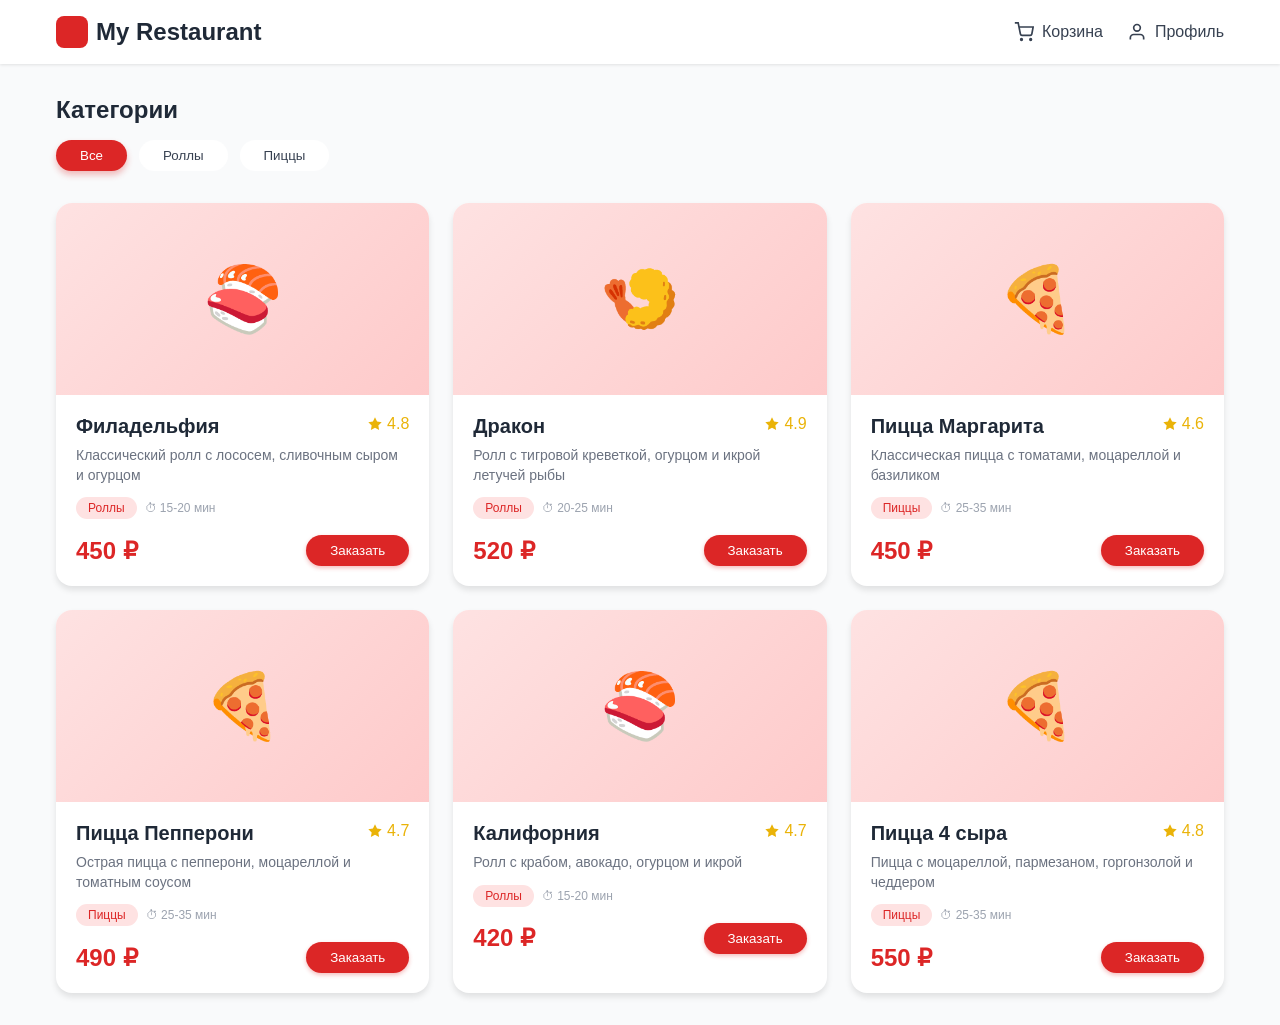
<file: mockup.html>
<!DOCTYPE html>
<html lang="ru">
<head>
    <meta charset="UTF-8">
    <meta name="viewport" content="width=device-width, initial-scale=1.0">
    <title>My Restaurant - Макет</title>
    <style>
        * {
            margin: 0;
            padding: 0;
            box-sizing: border-box;
        }

        body {
            font-family: -apple-system, BlinkMacSystemFont, 'Segoe UI', Roboto, Oxygen, Ubuntu, Cantarell, sans-serif;
            background: #f9fafb;
            color: #1f2937;
        }

        /* Header */
        .header {
            background: white;
            box-shadow: 0 1px 3px rgba(0,0,0,0.1);
            position: sticky;
            top: 0;
            z-index: 50;
        }

        .header-content {
            max-width: 1200px;
            margin: 0 auto;
            padding: 1rem;
            display: flex;
            justify-content: space-between;
            align-items: center;
        }

        .logo {
            display: flex;
            align-items: center;
            gap: 0.5rem;
        }

        .logo-icon {
            width: 32px;
            height: 32px;
            background: #dc2626;
            border-radius: 8px;
        }

        .logo-text {
            font-size: 1.5rem;
            font-weight: bold;
            color: #1f2937;
        }

        .nav {
            display: flex;
            gap: 1.5rem;
        }

        .nav-item {
            display: flex;
            align-items: center;
            gap: 0.5rem;
            color: #374151;
            text-decoration: none;
            cursor: pointer;
            transition: color 0.2s;
        }

        .nav-item:hover {
            color: #dc2626;
        }

        /* Main Content */
        .main {
            max-width: 1200px;
            margin: 0 auto;
            padding: 2rem 1rem;
        }

        /* Categories */
        .categories {
            margin-bottom: 2rem;
        }

        .categories-title {
            font-size: 1.5rem;
            font-weight: bold;
            margin-bottom: 1rem;
            color: #1f2937;
        }

        .category-buttons {
            display: flex;
            flex-wrap: wrap;
            gap: 0.75rem;
        }

        .category-btn {
            padding: 0.5rem 1.5rem;
            border-radius: 9999px;
            font-weight: 500;
            border: none;
            cursor: pointer;
            transition: all 0.2s;
        }

        .category-btn.active {
            background: #dc2626;
            color: white;
            box-shadow: 0 4px 6px rgba(220, 38, 38, 0.3);
        }

        .category-btn:not(.active) {
            background: white;
            color: #374151;
        }

        .category-btn:not(.active):hover {
            background: #f3f4f6;
        }

        /* Dish Grid */
        .dish-grid {
            display: grid;
            grid-template-columns: repeat(auto-fill, minmax(320px, 1fr));
            gap: 1.5rem;
        }

        .dish-card {
            background: white;
            border-radius: 1rem;
            overflow: hidden;
            box-shadow: 0 4px 6px rgba(0,0,0,0.1);
            transition: box-shadow 0.3s;
        }

        .dish-card:hover {
            box-shadow: 0 10px 15px rgba(0,0,0,0.15);
        }

        .dish-image {
            height: 192px;
            background: linear-gradient(135deg, #fee2e2 0%, #fecaca 100%);
            display: flex;
            align-items: center;
            justify-content: center;
            font-size: 4rem;
        }

        .dish-content {
            padding: 1.25rem;
        }

        .dish-header {
            display: flex;
            justify-content: space-between;
            align-items: flex-start;
            margin-bottom: 0.5rem;
        }

        .dish-title {
            font-size: 1.25rem;
            font-weight: bold;
            color: #1f2937;
        }

        .dish-rating {
            display: flex;
            align-items: center;
            gap: 0.25rem;
            color: #eab308;
        }

        .dish-description {
            color: #6b7280;
            font-size: 0.875rem;
            margin-bottom: 0.75rem;
            line-height: 1.4;
        }

        .dish-meta {
            display: flex;
            gap: 0.5rem;
            margin-bottom: 1rem;
        }

        .dish-category {
            padding: 0.25rem 0.75rem;
            background: #fee2e2;
            color: #dc2626;
            border-radius: 9999px;
            font-size: 0.75rem;
            font-weight: 500;
        }

        .dish-time {
            display: flex;
            align-items: center;
            gap: 0.25rem;
            color: #9ca3af;
            font-size: 0.75rem;
        }

        .dish-footer {
            display: flex;
            justify-content: space-between;
            align-items: center;
        }

        .dish-price {
            font-size: 1.5rem;
            font-weight: bold;
            color: #dc2626;
        }

        .order-btn {
            padding: 0.5rem 1.5rem;
            background: #dc2626;
            color: white;
            border: none;
            border-radius: 9999px;
            font-weight: 500;
            cursor: pointer;
            transition: background 0.2s;
            box-shadow: 0 2px 4px rgba(220, 38, 38, 0.3);
        }

        .order-btn:hover {
            background: #b91c1c;
        }

        /* Modal */
        .modal-overlay {
            display: none;
            position: fixed;
            top: 0;
            left: 0;
            right: 0;
            bottom: 0;
            background: rgba(0,0,0,0.5);
            align-items: center;
            justify-content: center;
            z-index: 100;
            padding: 1rem;
        }

        .modal {
            background: white;
            border-radius: 1rem;
            max-width: 448px;
            width: 100%;
            max-height: 90vh;
            overflow-y: auto;
            box-shadow: 0 20px 25px rgba(0,0,0,0.25);
        }

        .modal-header {
            padding: 1.5rem;
            display: flex;
            justify-content: space-between;
            align-items: center;
            border-bottom: 1px solid #e5e7eb;
        }

        .modal-title {
            font-size: 1.5rem;
            font-weight: bold;
            color: #1f2937;
        }

        .modal-close {
            width: 40px;
            height: 40px;
            border: none;
            background: none;
            cursor: pointer;
            border-radius: 50%;
            display: flex;
            align-items: center;
            justify-content: center;
            transition: background 0.2s;
        }

        .modal-close:hover {
            background: #f3f4f6;
        }

        .modal-body {
            padding: 1.5rem;
        }

        .modal-dish-info {
            background: #f9fafb;
            padding: 1rem;
            border-radius: 0.75rem;
            margin-bottom: 1.5rem;
        }

        .modal-dish-name {
            font-weight: 600;
            color: #1f2937;
            margin-bottom: 0.5rem;
        }

        .modal-dish-desc {
            color: #6b7280;
            font-size: 0.875rem;
            margin-bottom: 0.5rem;
        }

        .modal-dish-price {
            font-size: 1.5rem;
            font-weight: bold;
            color: #dc2626;
        }

        .form-group {
            margin-bottom: 1rem;
        }

        .form-label {
            display: block;
            font-size: 0.875rem;
            font-weight: 500;
            color: #374151;
            margin-bottom: 0.5rem;
        }

        .form-input {
            width: 100%;
            padding: 0.75rem 1rem;
            border: 1px solid #d1d5db;
            border-radius: 0.75rem;
            font-size: 1rem;
            transition: border-color 0.2s;
        }

        .form-input:focus {
            outline: none;
            border-color: #dc2626;
            box-shadow: 0 0 0 3px rgba(220, 38, 38, 0.1);
        }

        .form-hint {
            font-size: 0.75rem;
            color: #6b7280;
            margin-top: 0.25rem;
        }

        .submit-btn {
            width: 100%;
            padding: 0.75rem;
            background: #dc2626;
            color: white;
            border: none;
            border-radius: 0.75rem;
            font-weight: 500;
            cursor: pointer;
            transition: background 0.2s;
            box-shadow: 0 4px 6px rgba(220, 38, 38, 0.3);
        }

        .submit-btn:hover {
            background: #b91c1c;
        }

        /* Responsive */
        @media (max-width: 768px) {
            .nav-item span {
                display: none;
            }
            
            .dish-grid {
                grid-template-columns: 1fr;
            }
        }
    </style>
</head>
<body>
    <!-- Header -->
    <header class="header">
        <div class="header-content">
            <div class="logo">
                <div class="logo-icon"></div>
                <span class="logo-text">My Restaurant</span>
            </div>
            <nav class="nav">
                <a class="nav-item">
                    <svg width="20" height="20" viewBox="0 0 24 24" fill="none" stroke="currentColor" stroke-width="2">
                        <circle cx="9" cy="21" r="1"></circle>
                        <circle cx="20" cy="21" r="1"></circle>
                        <path d="M1 1h4l2.68 13.39a2 2 0 0 0 2 1.61h9.72a2 2 0 0 0 2-1.61L23 6H6"></path>
                    </svg>
                    <span>Корзина</span>
                </a>
                <a class="nav-item">
                    <svg width="20" height="20" viewBox="0 0 24 24" fill="none" stroke="currentColor" stroke-width="2">
                        <path d="M20 21v-2a4 4 0 0 0-4-4H8a4 4 0 0 0-4 4v2"></path>
                        <circle cx="12" cy="7" r="4"></circle>
                    </svg>
                    <span>Профиль</span>
                </a>
            </nav>
        </div>
    </header>

    <!-- Main Content -->
    <main class="main">
        <!-- Categories -->
        <section class="categories">
            <h2 class="categories-title">Категории</h2>
            <div class="category-buttons">
                <button class="category-btn active">Все</button>
                <button class="category-btn">Роллы</button>
                <button class="category-btn">Пиццы</button>
            </div>
        </section>

        <!-- Dish Grid -->
        <section class="dish-grid">
            <!-- Dish 1 -->
            <div class="dish-card">
                <div class="dish-image">🍣</div>
                <div class="dish-content">
                    <div class="dish-header">
                        <h3 class="dish-title">Филадельфия</h3>
                        <div class="dish-rating">
                            <svg width="16" height="16" viewBox="0 0 24 24" fill="currentColor">
                                <polygon points="12 2 15.09 8.26 22 9.27 17 14.14 18.18 21.02 12 17.77 5.82 21.02 7 14.14 2 9.27 8.91 8.26 12 2"></polygon>
                            </svg>
                            <span>4.8</span>
                        </div>
                    </div>
                    <p class="dish-description">Классический ролл с лососем, сливочным сыром и огурцом</p>
                    <div class="dish-meta">
                        <span class="dish-category">Роллы</span>
                        <span class="dish-time">⏱ 15-20 мин</span>
                    </div>
                    <div class="dish-footer">
                        <span class="dish-price">450 ₽</span>
                        <button class="order-btn">Заказать</button>
                    </div>
                </div>
            </div>

            <!-- Dish 2 -->
            <div class="dish-card">
                <div class="dish-image">🍤</div>
                <div class="dish-content">
                    <div class="dish-header">
                        <h3 class="dish-title">Дракон</h3>
                        <div class="dish-rating">
                            <svg width="16" height="16" viewBox="0 0 24 24" fill="currentColor">
                                <polygon points="12 2 15.09 8.26 22 9.27 17 14.14 18.18 21.02 12 17.77 5.82 21.02 7 14.14 2 9.27 8.91 8.26 12 2"></polygon>
                            </svg>
                            <span>4.9</span>
                        </div>
                    </div>
                    <p class="dish-description">Ролл с тигровой креветкой, огурцом и икрой летучей рыбы</p>
                    <div class="dish-meta">
                        <span class="dish-category">Роллы</span>
                        <span class="dish-time">⏱ 20-25 мин</span>
                    </div>
                    <div class="dish-footer">
                        <span class="dish-price">520 ₽</span>
                        <button class="order-btn">Заказать</button>
                    </div>
                </div>
            </div>

            <!-- Dish 3 -->
            <div class="dish-card">
                <div class="dish-image">🍕</div>
                <div class="dish-content">
                    <div class="dish-header">
                        <h3 class="dish-title">Пицца Маргарита</h3>
                        <div class="dish-rating">
                            <svg width="16" height="16" viewBox="0 0 24 24" fill="currentColor">
                                <polygon points="12 2 15.09 8.26 22 9.27 17 14.14 18.18 21.02 12 17.77 5.82 21.02 7 14.14 2 9.27 8.91 8.26 12 2"></polygon>
                            </svg>
                            <span>4.6</span>
                        </div>
                    </div>
                    <p class="dish-description">Классическая пицца с томатами, моцареллой и базиликом</p>
                    <div class="dish-meta">
                        <span class="dish-category">Пиццы</span>
                        <span class="dish-time">⏱ 25-35 мин</span>
                    </div>
                    <div class="dish-footer">
                        <span class="dish-price">450 ₽</span>
                        <button class="order-btn">Заказать</button>
                    </div>
                </div>
            </div>

            <!-- Dish 4 -->
            <div class="dish-card">
                <div class="dish-image">🍕</div>
                <div class="dish-content">
                    <div class="dish-header">
                        <h3 class="dish-title">Пицца Пепперони</h3>
                        <div class="dish-rating">
                            <svg width="16" height="16" viewBox="0 0 24 24" fill="currentColor">
                                <polygon points="12 2 15.09 8.26 22 9.27 17 14.14 18.18 21.02 12 17.77 5.82 21.02 7 14.14 2 9.27 8.91 8.26 12 2"></polygon>
                            </svg>
                            <span>4.7</span>
                        </div>
                    </div>
                    <p class="dish-description">Острая пицца с пепперони, моцареллой и томатным соусом</p>
                    <div class="dish-meta">
                        <span class="dish-category">Пиццы</span>
                        <span class="dish-time">⏱ 25-35 мин</span>
                    </div>
                    <div class="dish-footer">
                        <span class="dish-price">490 ₽</span>
                        <button class="order-btn">Заказать</button>
                    </div>
                </div>
            </div>

            <!-- Dish 5 -->
            <div class="dish-card">
                <div class="dish-image">🍣</div>
                <div class="dish-content">
                    <div class="dish-header">
                        <h3 class="dish-title">Калифорния</h3>
                        <div class="dish-rating">
                            <svg width="16" height="16" viewBox="0 0 24 24" fill="currentColor">
                                <polygon points="12 2 15.09 8.26 22 9.27 17 14.14 18.18 21.02 12 17.77 5.82 21.02 7 14.14 2 9.27 8.91 8.26 12 2"></polygon>
                            </svg>
                            <span>4.7</span>
                        </div>
                    </div>
                    <p class="dish-description">Ролл с крабом, авокадо, огурцом и икрой</p>
                    <div class="dish-meta">
                        <span class="dish-category">Роллы</span>
                        <span class="dish-time">⏱ 15-20 мин</span>
                    </div>
                    <div class="dish-footer">
                        <span class="dish-price">420 ₽</span>
                        <button class="order-btn">Заказать</button>
                    </div>
                </div>
            </div>

            <!-- Dish 6 -->
            <div class="dish-card">
                <div class="dish-image">🍕</div>
                <div class="dish-content">
                    <div class="dish-header">
                        <h3 class="dish-title">Пицца 4 сыра</h3>
                        <div class="dish-rating">
                            <svg width="16" height="16" viewBox="0 0 24 24" fill="currentColor">
                                <polygon points="12 2 15.09 8.26 22 9.27 17 14.14 18.18 21.02 12 17.77 5.82 21.02 7 14.14 2 9.27 8.91 8.26 12 2"></polygon>
                            </svg>
                            <span>4.8</span>
                        </div>
                    </div>
                    <p class="dish-description">Пицца с моцареллой, пармезаном, горгонзолой и чеддером</p>
                    <div class="dish-meta">
                        <span class="dish-category">Пиццы</span>
                        <span class="dish-time">⏱ 25-35 мин</span>
                    </div>
                    <div class="dish-footer">
                        <span class="dish-price">550 ₽</span>
                        <button class="order-btn">Заказать</button>
                    </div>
                </div>
            </div>
        </section>
    </main>

    <!-- Order Modal -->
    <div class="modal-overlay" id="modal">
        <div class="modal">
            <div class="modal-header">
                <h2 class="modal-title">Оформление заказа</h2>
                <button class="modal-close" onclick="closeModal()">
                    <svg width="24" height="24" viewBox="0 0 24 24" fill="none" stroke="currentColor" stroke-width="2">
                        <line x1="18" y1="6" x2="6" y2="18"></line>
                        <line x1="6" y1="6" x2="18" y2="18"></line>
                    </svg>
                </button>
            </div>
            <div class="modal-body">
                <div class="modal-dish-info">
                    <h3 class="modal-dish-name">Филадельфия</h3>
                    <p class="modal-dish-desc">Классический ролл с лососем, сливочным сыром и огурцом</p>
                    <p class="modal-dish-price">450 ₽</p>
                </div>
                <form>
                    <div class="form-group">
                        <label class="form-label">Ваше имя</label>
                        <input type="text" class="form-input" placeholder="Введите имя">
                    </div>
                    <div class="form-group">
                        <label class="form-label">Номер телефона</label>
                        <input type="tel" class="form-input" placeholder="89001234567">
                        <p class="form-hint">Формат: 89001234567 (11 цифр)</p>
                    </div>
                    <button type="submit" class="submit-btn">Подтвердить заказ</button>
                </form>
            </div>
        </div>
    </div>

    <script>
        // Simple modal demo (not functional)
        function openModal() {
            document.getElementById('modal').style.display = 'flex';
        }

        function closeModal() {
            document.getElementById('modal').style.display = 'none';
        }

        // Add click handlers to order buttons
        document.querySelectorAll('.order-btn').forEach(btn => {
            btn.addEventListener('click', openModal);
        });

        // Category buttons demo
        document.querySelectorAll('.category-btn').forEach(btn => {
            btn.addEventListener('click', function() {
                document.querySelectorAll('.category-btn').forEach(b => b.classList.remove('active'));
                this.classList.add('active');
            });
        });
    </script>
</body>
</html>
</file>
